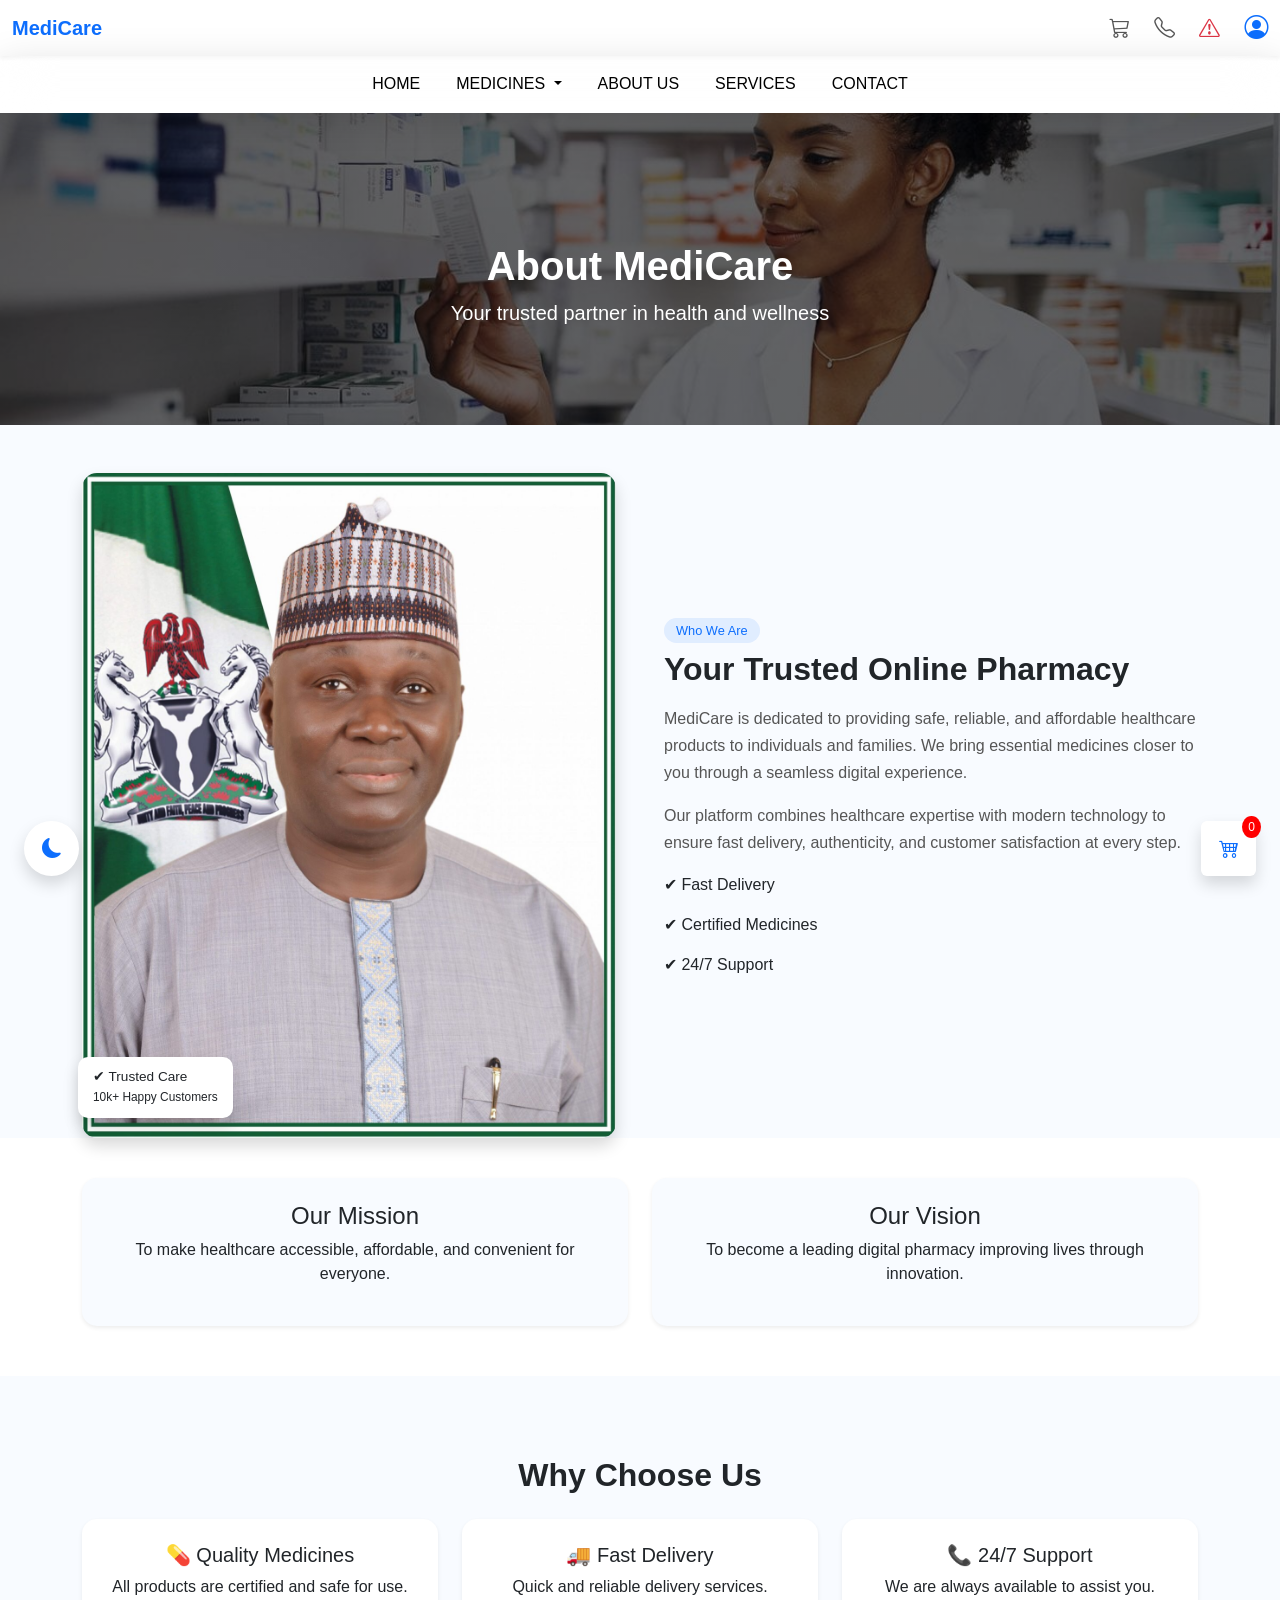
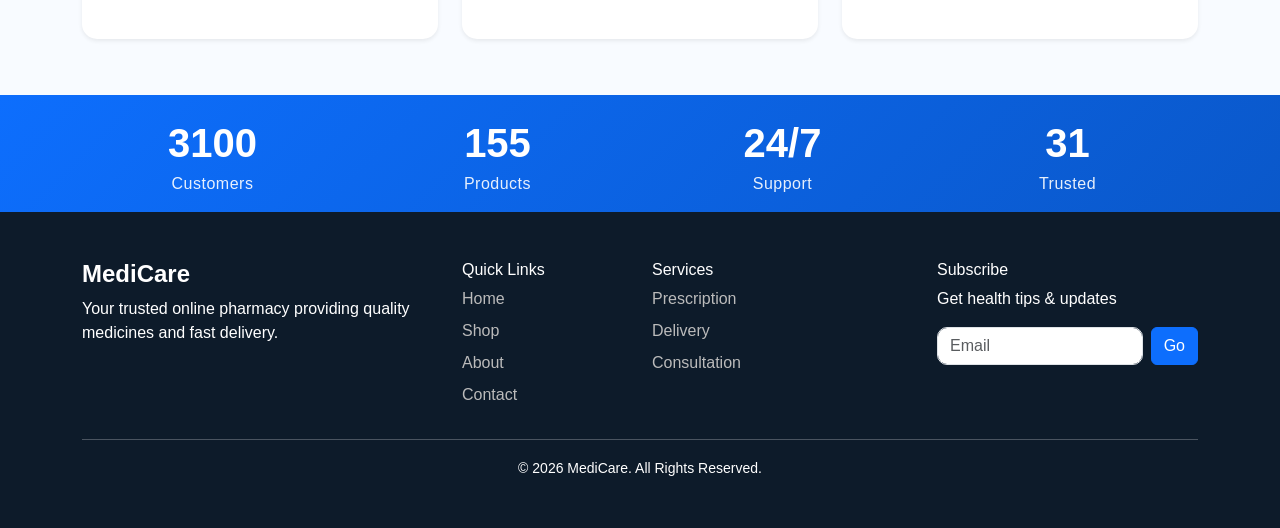
<file: about.html>
<!DOCTYPE html>
<html lang="en">
<head>
    <meta charset="UTF-8">
    <meta name="viewport" content="width=device-width, initial-scale=1.0">
<title>About Us - MediCare</title>
  <link href="https://cdn.jsdelivr.net/npm/bootstrap@5.3.3/dist/css/bootstrap.min.css" rel="stylesheet">
  <link rel="stylesheet" href="https://cdn.jsdelivr.net/npm/bootstrap-icons@1.13.1/font/bootstrap-icons.min.css">
    <link rel="stylesheet" href="about.css">
</head>
<body>
    <!-- ================= NAVBAR 1 ================= -->
<nav class="navbar navbar-expand-lg bg-white shadow-sm">
  <div class="container-fluid">

    <!-- Brand -->
    <a class="navbar-brand fw-bold text-primary" href="#">MediCare</a>

    <!-- Toggler -->
    <button class="navbar-toggler" type="button" data-bs-toggle="collapse" data-bs-target="#navbarContent">
      <span class="navbar-toggler-icon"></span>
    </button>

    <!-- Navbar Content -->
    <div class="collapse navbar-collapse" id="navbarContent">

      <!-- Push icons to right -->
      <div class="ms-auto d-flex align-items-center gap-4 icon-group">

        <i class="bi bi-cart3"></i>
        <i class="bi bi-telephone"></i>
        <i class="bi bi-exclamation-triangle text-danger"></i>

        <!-- Profile Icon (No Arrow) -->
        <div class="position-relative">
          <i class="bi bi-person-circle fs-4 text-primary" id="profileIcon"></i>

          <!-- Custom Dropdown -->
          <div class="custom-dropdown" id="profileMenu">
            <a href="#">Login</a>
            <a href="#">Sign Up</a>
            <a href="#">Logout</a>
          </div>
        </div>

      </div>
    </div>
  </div>
</nav>
<!-- ================= NAVBAR 2 ================= -->
<nav class="navbar navbar-expand-sm glass-navbar sticky-top">
  <div class="container-fluid">

    <button class="navbar-toggler" type="button" data-bs-toggle="collapse" data-bs-target="#pharmacyNav">
      <span class="navbar-toggler-icon"></span>
    </button>

    <div class="collapse navbar-collapse" id="pharmacyNav">
      <ul class="navbar-nav mx-auto text-center">

        <li class="nav-item">
          <a class="nav-link" href="index.html">HOME</a>
        </li>

        <li class="nav-item dropdown">
          <a class="nav-link dropdown-toggle" href="#" id="navbarDropdown" role="button"
            data-bs-toggle="dropdown" aria-expanded="false">
            MEDICINES
          </a>
          <ul class="dropdown-menu glass-dropdown">
            <li><a class="dropdown-item" href="devices.html">Devices</a></li>
            <li><a class="dropdown-item" href="first-aid.html">First Aid</a></li>
            <li><a class="dropdown-item" href="personal-care.html">Personal Care</a></li>
            <li><a class="dropdown-item" href="supplements.html">Supplements</a></li>
          </ul>
        </li>

        <li class="nav-item">
          <a class="nav-link" href="about.html">ABOUT US</a>
        </li>

        <li class="nav-item">
          <a class="nav-link" href="service.html">SERVICES</a>
        </li>

        <li class="nav-item">
          <a class="nav-link" href="contact.html">CONTACT</a>
        </li>

      </ul>
    </div>
  </div>
</nav>

    <!-- CART FLOAT -->
  <div class="cart-box shadow position-fixed bottom-0 end-0 m-4 bg-white p-3 rounded">
    <i class="bi bi-cart4"></i>
    <span id="cart-count">0</span>
  </div>
  <!-- DARK MODE FLOAT TOGGLE -->
<div class="theme-box shadow position-fixed bottom-0 start-0 m-4 bg-white rounded-circle">
  <i id="theme-toggle" class="bi bi-moon-fill"></i>
</div>

<!-- ===== HERO ===== -->
<section class="about-hero">
  <div class="container">
    <h1 class="fw-bold">About MediCare</h1>
    <p class="lead">Your trusted partner in health and wellness</p>
  </div>
</section>

<!-- ===== ABOUT ===== -->
<section class="about-section">
  <div class="container">

    <div class="row align-items-center g-5">

      <div class="col-md-6 position-relative">
        <img src="./image/dr.jpg" class="img-fluid about-img shadow">

        <div class="about-badge shadow">
          ✔ Trusted Care <br>
          <small>10k+ Happy Customers</small>
        </div>
      </div>

      <div class="col-md-6">

        <span class="about-tag">Who We Are</span>

        <h2 class="fw-bold mt-2">Your Trusted Online Pharmacy</h2>

        <p class="about-text mt-3">
          MediCare is dedicated to providing safe, reliable, and affordable healthcare products to individuals and families. 
          We bring essential medicines closer to you through a seamless digital experience.
        </p>

        <p class="about-text">
          Our platform combines healthcare expertise with modern technology to ensure fast delivery, authenticity, 
          and customer satisfaction at every step.
        </p>

        <div class="mt-3">
          <p>✔ Fast Delivery</p>
          <p>✔ Certified Medicines</p>
          <p>✔ 24/7 Support</p>
        </div>

      </div>

    </div>

  </div>
</section>

<!-- ===== MISSION ===== -->
<section class="mission-section text-center">
  <div class="container">

    <div class="row g-4">

      <div class="col-md-6">
        <div class="mission-box p-4 shadow-sm">
          <h4>Our Mission</h4>
          <p>
            To make healthcare accessible, affordable, and convenient for everyone.
          </p>
        </div>
      </div>

      <div class="col-md-6">
        <div class="mission-box p-4 shadow-sm">
          <h4>Our Vision</h4>
          <p>
            To become a leading digital pharmacy improving lives through innovation.
          </p>
        </div>
      </div>

    </div>

  </div>
</section>

<!-- ===== WHY ===== -->
<section class="why-section text-center">
  <div class="container">

    <h2 class="fw-bold mb-4">Why Choose Us</h2>

    <div class="row g-4">

      <div class="col-md-4">
        <div class="why-box p-4 shadow-sm">
          <h5>💊 Quality Medicines</h5>
          <p>All products are certified and safe for use.</p>
        </div>
      </div>

      <div class="col-md-4">
        <div class="why-box p-4 shadow-sm">
          <h5>🚚 Fast Delivery</h5>
          <p>Quick and reliable delivery services.</p>
        </div>
      </div>

      <div class="col-md-4">
        <div class="why-box p-4 shadow-sm">
          <h5>📞 24/7 Support</h5>
          <p>We are always available to assist you.</p>
        </div>
      </div>

    </div>

  </div>
</section>

<!-- ===== STATS ===== -->
<section class="stats-section text-center">
  <div class="container">

    <div class="row g-4">

      <div class="col-md-3">
        <h3 class="fw-bold counter" data-target="10000">0</h3>
        <p>Customers</p>
      </div>

      <div class="col-md-3">
        <h3 class="fw-bold counter" data-target="500">0</h3>
        <p>Products</p>
      </div>

      <div class="col-md-3">
        <h3 class="fw-bold">24/7</h3>
        <p>Support</p>
      </div>

      <div class="col-md-3">
        <h3 class="fw-bold counter" data-target="100">0</h3>
        <p>Trusted</p>
      </div>

    </div>

  </div>
</section>

<!-- FOOTER -->
<footer class="footer-section">

  <div class="container py-5">

    <div class="row g-4">

      <!-- BRAND -->
      <div class="col-md-4">
        <h4 class="fw-bold">MediCare</h4>
        <p>Your trusted online pharmacy providing quality medicines and fast delivery.</p>
      </div>

      <!-- LINKS -->
      <div class="col-md-2">
        <h6>Quick Links</h6>
        <ul class="footer-links">
          <li><a href="#">Home</a></li>
          <li><a href="#">Shop</a></li>
          <li><a href="#">About</a></li>
          <li><a href="#">Contact</a></li>
        </ul>
      </div>

      <!-- SERVICES -->
      <div class="col-md-3">
        <h6>Services</h6>
        <ul class="footer-links">
          <li><a href="#">Prescription</a></li>
          <li><a href="#">Delivery</a></li>
          <li><a href="#">Consultation</a></li>
        </ul>
      </div>

      <!-- NEWSLETTER -->
      <div class="col-md-3">
        <h6>Subscribe</h6>
        <p>Get health tips & updates</p>

        <div class="d-flex">
          <input type="email" class="form-control" placeholder="Email">
          <button class="btn btn-primary ms-2">Go</button>
        </div>
      </div>

    </div>

    <hr>

    <div class="text-center">
      <small>© 2026 MediCare. All Rights Reserved.</small>
    </div>

  </div>

</footer>
</body>
<script src="about.js"></script>
<script src="script.js"></script>
<!-- Bootstrap JS -->
<script src="https://cdn.jsdelivr.net/npm/bootstrap@5.3.3/dist/js/bootstrap.bundle.min.js"></script>
</html>
</file>
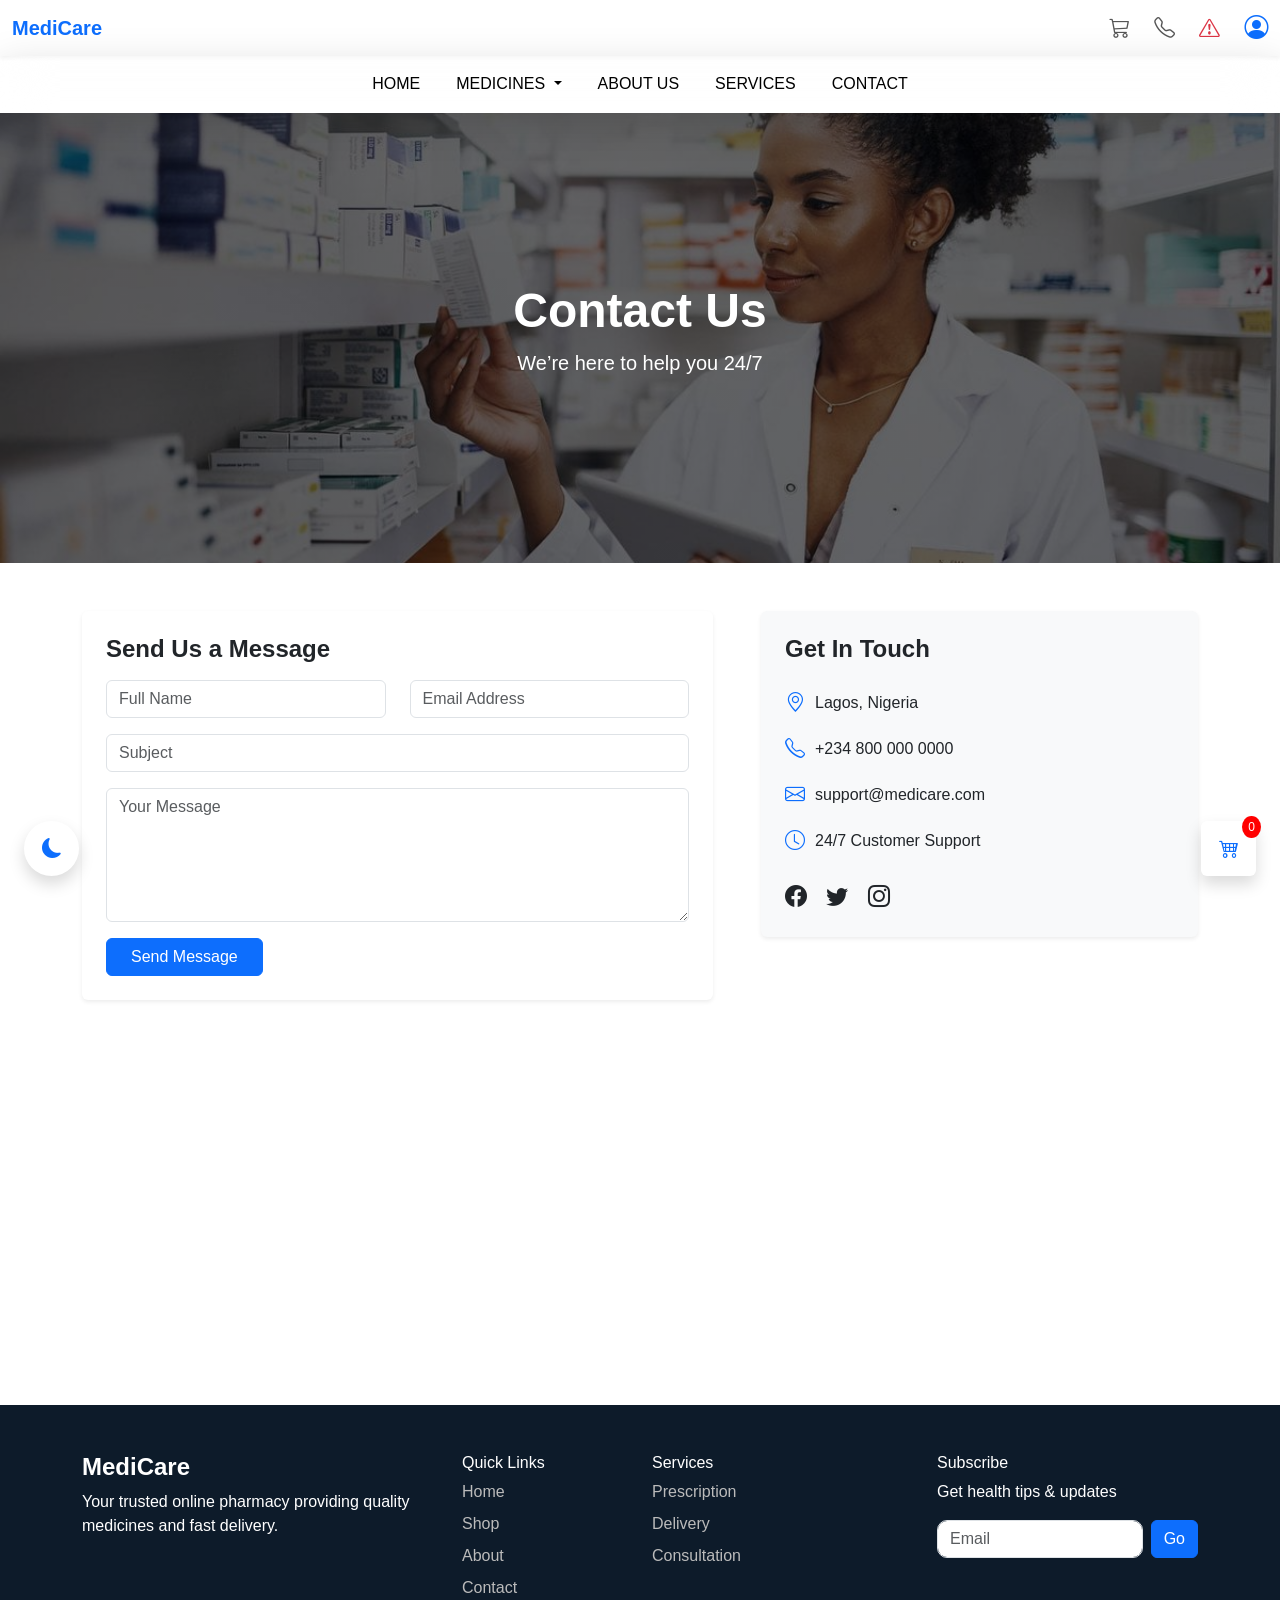
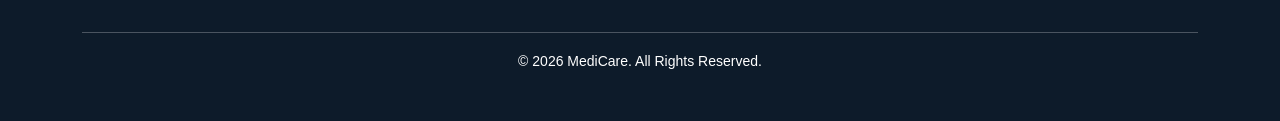
<file: contact.html>
<!DOCTYPE html>
<html lang="en">
<head>
    <meta charset="UTF-8">
    <meta name="viewport" content="width=device-width, initial-scale=1.0">
    <title>CONTACT- MEDICARE</title>
    <link href="https://cdn.jsdelivr.net/npm/bootstrap@5.3.3/dist/css/bootstrap.min.css" rel="stylesheet">
    <link rel="stylesheet" href="https://cdn.jsdelivr.net/npm/bootstrap-icons@1.13.1/font/bootstrap-icons.min.css">
    <link rel="stylesheet" href="contact.css">
</head>
<body>
    <!-- ================= NAVBAR 1 ================= -->
<nav class="navbar navbar-expand-lg bg-white shadow-sm">
  <div class="container-fluid">

    <!-- Brand -->
    <a class="navbar-brand fw-bold text-primary" href="#">MediCare</a>

    <!-- Toggler -->
    <button class="navbar-toggler" type="button" data-bs-toggle="collapse" data-bs-target="#navbarContent">
      <span class="navbar-toggler-icon"></span>
    </button>

    <!-- Navbar Content -->
    <div class="collapse navbar-collapse" id="navbarContent">

      <!-- Push icons to right -->
      <div class="ms-auto d-flex align-items-center gap-4 icon-group">

        <i class="bi bi-cart3"></i>
        <i class="bi bi-telephone"></i>
        <i class="bi bi-exclamation-triangle text-danger"></i>

        <!-- Profile Icon (No Arrow) -->
        <div class="position-relative">
          <i class="bi bi-person-circle fs-4 text-primary" id="profileIcon"></i>

          <!-- Custom Dropdown -->
          <div class="custom-dropdown" id="profileMenu">
            <a href="#">Login</a>
            <a href="#">Sign Up</a>
            <a href="#">Logout</a>
          </div>
        </div>

      </div>
    </div>
  </div>
</nav>
<!-- ================= NAVBAR 2 ================= -->
<nav class="navbar navbar-expand-sm glass-navbar sticky-top">
  <div class="container-fluid">

    <button class="navbar-toggler" type="button" data-bs-toggle="collapse" data-bs-target="#pharmacyNav">
      <span class="navbar-toggler-icon"></span>
    </button>

    <div class="collapse navbar-collapse" id="pharmacyNav">
      <ul class="navbar-nav mx-auto text-center">

        <li class="nav-item">
          <a class="nav-link" href="index.html">HOME</a>
        </li>

        <li class="nav-item dropdown">
          <a class="nav-link dropdown-toggle" href="#" id="navbarDropdown" role="button"
            data-bs-toggle="dropdown" aria-expanded="false">
            MEDICINES
          </a>
          <ul class="dropdown-menu glass-dropdown">
            <li><a class="dropdown-item" href="devices.html">Devices</a></li>
            <li><a class="dropdown-item" href="first-aid.html">First Aid</a></li>
            <li><a class="dropdown-item" href="personal-care.html">Personal Care</a></li>
            <li><a class="dropdown-item" href="supplements.html">Supplements</a></li>
          </ul>
        </li>

        <li class="nav-item">
          <a class="nav-link" href="about.html">ABOUT US</a>
        </li>

        <li class="nav-item">
          <a class="nav-link" href="service.html">SERVICES</a>
        </li>

        <li class="nav-item">
          <a class="nav-link" href="contact.html">CONTACT</a>
        </li>

      </ul>
    </div>
  </div>
</nav>
    <!-- CART FLOAT -->
  <div class="cart-box shadow position-fixed bottom-0 end-0 m-4 bg-white p-3 rounded">
    <i class="bi bi-cart4"></i>
    <span id="cart-count">0</span>
  </div>
  <!-- DARK MODE FLOAT TOGGLE -->
<div class="theme-box shadow position-fixed bottom-0 start-0 m-4 bg-white rounded-circle">
  <i id="theme-toggle" class="bi bi-moon-fill"></i>
</div>
<!-- ================= CONTACT HERO ================= -->
<section class="contact-hero text-center text-white d-flex align-items-center">
  <div class="container">
    <h1 class="fw-bold display-5">Contact Us</h1>
    <p class="lead">We’re here to help you 24/7</p>
  </div>
</section>

<!-- ================= CONTACT SECTION ================= -->
<section class="contact-section py-5">
  <div class="container">

    <div class="row g-5">

      <!-- CONTACT FORM -->
      <div class="col-md-7">
        <div class="contact-form shadow-sm p-4 rounded">

          <h4 class="fw-bold mb-3">Send Us a Message</h4>

          <form>
            <div class="row">
              <div class="col-md-6 mb-3">
                <input type="text" class="form-control" placeholder="Full Name" required>
              </div>

              <div class="col-md-6 mb-3">
                <input type="email" class="form-control" placeholder="Email Address" required>
              </div>
            </div>

            <div class="mb-3">
              <input type="text" class="form-control" placeholder="Subject">
            </div>

            <div class="mb-3">
              <textarea class="form-control" rows="5" placeholder="Your Message"></textarea>
            </div>

            <button class="btn btn-primary px-4">Send Message</button>
          </form>

        </div>
      </div>

      <!-- CONTACT INFO -->
      <div class="col-md-5">
        <div class="contact-info p-4 rounded shadow-sm">

          <h4 class="fw-bold mb-4">Get In Touch</h4>

          <div class="d-flex align-items-center mb-3">
            <i class="bi bi-geo-alt contact-icon"></i>
            <span>Lagos, Nigeria</span>
          </div>

          <div class="d-flex align-items-center mb-3">
            <i class="bi bi-telephone contact-icon"></i>
            <span>+234 800 000 0000</span>
          </div>

          <div class="d-flex align-items-center mb-3">
            <i class="bi bi-envelope contact-icon"></i>
            <span>support@medicare.com</span>
          </div>

          <div class="d-flex align-items-center mb-3">
            <i class="bi bi-clock contact-icon"></i>
            <span>24/7 Customer Support</span>
          </div>

          <!-- SOCIALS -->
          <div class="mt-4">
            <i class="bi bi-facebook social-icon"></i>
            <i class="bi bi-twitter social-icon"></i>
            <i class="bi bi-instagram social-icon"></i>
          </div>

        </div>
      </div>

    </div>

  </div>
</section>

<!-- ================= MAP ================= -->
<section class="map-section">
  <iframe src="https://maps.google.com/maps?q=lagos&t=&z=13&ie=UTF8&iwloc=&output=embed"
    width="100%" height="350" style="border:0;"></iframe>
</section>

<!-- FOOTER -->
<footer class="footer-section">

  <div class="container py-5">

    <div class="row g-4">

      <!-- BRAND -->
      <div class="col-md-4">
        <h4 class="fw-bold">MediCare</h4>
        <p>Your trusted online pharmacy providing quality medicines and fast delivery.</p>
      </div>

      <!-- LINKS -->
      <div class="col-md-2">
        <h6>Quick Links</h6>
        <ul class="footer-links">
          <li><a href="#">Home</a></li>
          <li><a href="#">Shop</a></li>
          <li><a href="#">About</a></li>
          <li><a href="#">Contact</a></li>
        </ul>
      </div>

      <!-- SERVICES -->
      <div class="col-md-3">
        <h6>Services</h6>
        <ul class="footer-links">
          <li><a href="#">Prescription</a></li>
          <li><a href="#">Delivery</a></li>
          <li><a href="#">Consultation</a></li>
        </ul>
      </div>

      <!-- NEWSLETTER -->
      <div class="col-md-3">
        <h6>Subscribe</h6>
        <p>Get health tips & updates</p>

        <div class="d-flex">
          <input type="email" class="form-control" placeholder="Email">
          <button class="btn btn-primary ms-2">Go</button>
        </div>
      </div>

    </div>

    <hr>

    <div class="text-center">
      <small>© 2026 MediCare. All Rights Reserved.</small>
    </div>

  </div>

</footer>
</body>
<script src="https://cdn.jsdelivr.net/npm/bootstrap@5.3.3/dist/js/bootstrap.bundle.min.js"></script>
<script src="script.js"></script>
</html>
</file>
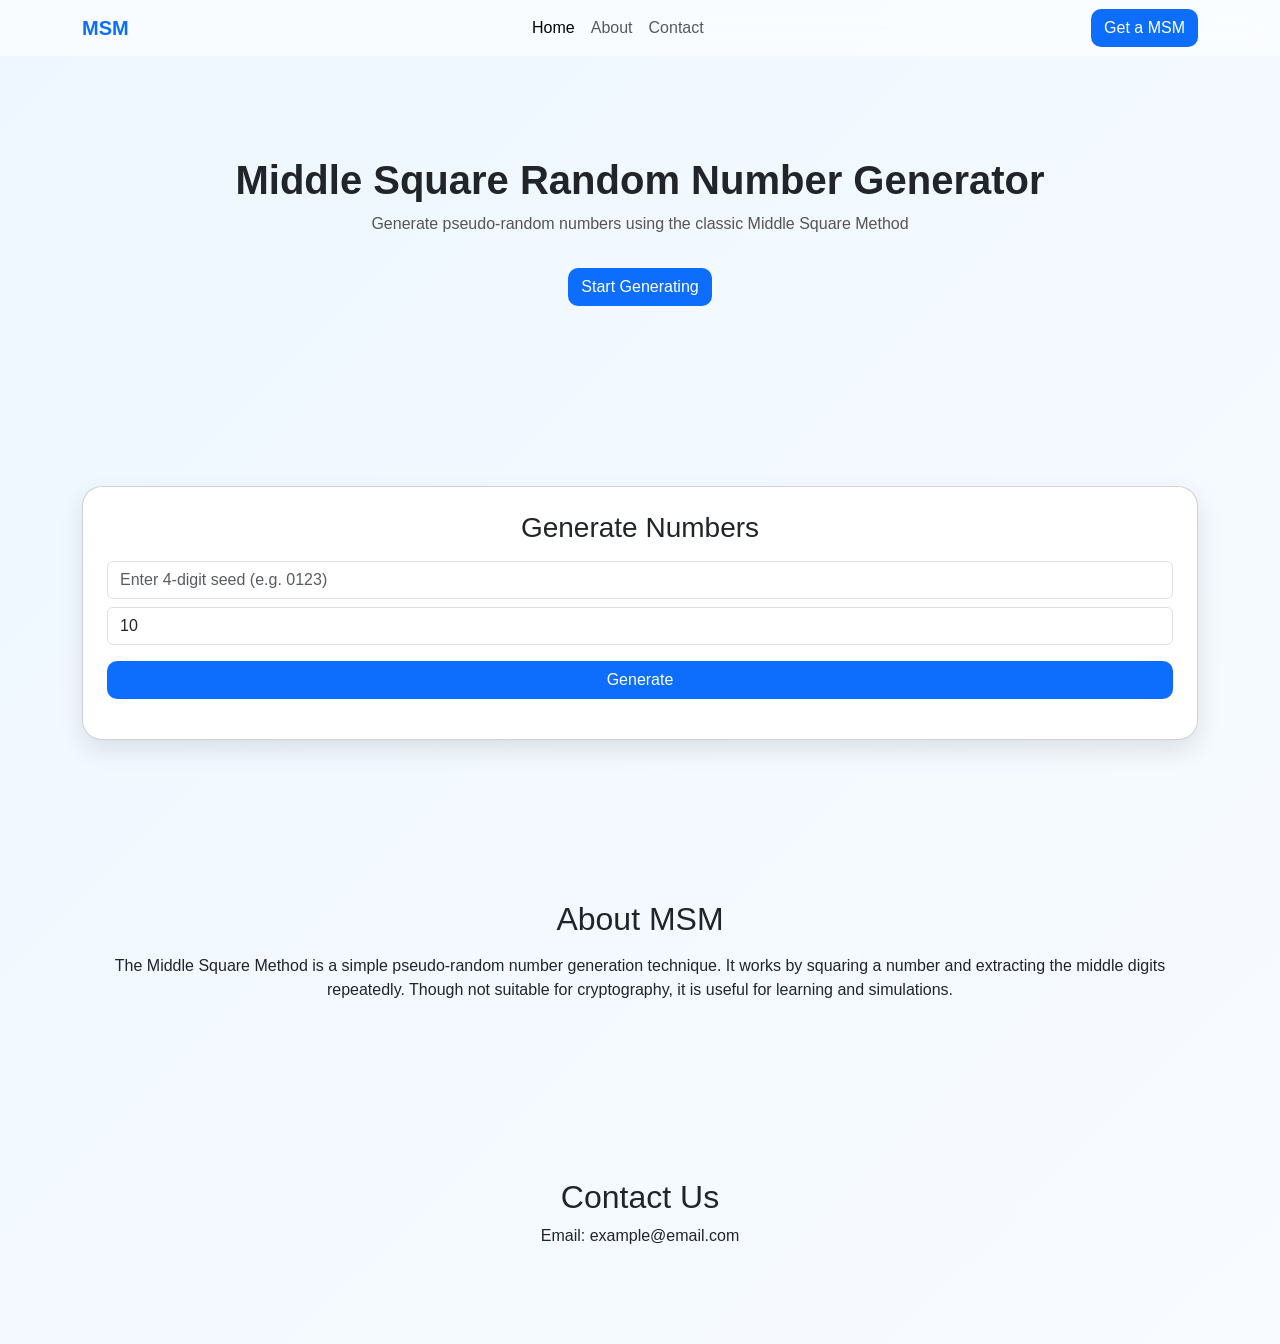
<file: efu.html>
<!DOCTYPE html>
<html lang="en">
<head>
<meta charset="UTF-8">
<meta name="viewport" content="width=device-width, initial-scale=1.0">
<title>MSM Generator</title>

<link href="https://cdn.jsdelivr.net/npm/bootstrap@5.3.3/dist/css/bootstrap.min.css" rel="stylesheet">

<style>
body {
    font-family: 'Segoe UI', sans-serif;
    background: linear-gradient(135deg, #eef7ff, #f8fbff);
}

/* NAVBAR */
.navbar {
    backdrop-filter: blur(12px);
    background: rgba(255,255,255,0.6);
}

/* HERO */
.hero {
    padding: 100px 20px;
    text-align: center;
}

.hero h1 {
    font-size: 2.5rem;
    font-weight: bold;
}

.hero p {
    color: #555;
}

.btn-main {
    background: #0d6efd;
    color: white;
    border-radius: 10px;
}

/* CARD */
.card-custom {
    border-radius: 20px;
    box-shadow: 0 10px 25px rgba(0,0,0,0.1);
}

/* TABLE SCROLL */
.table-container {
    max-height: 300px;
    overflow-y: auto;
}

/* SECTION SPACING */
section {
    padding: 80px 20px;
}
</style>
</head>

<body>

<!-- NAVBAR -->
<nav class="navbar navbar-expand-lg sticky-top">
<div class="container">
    <a class="navbar-brand fw-bold text-primary">MSM</a>

    <button class="navbar-toggler" data-bs-toggle="collapse" data-bs-target="#nav">
        <span class="navbar-toggler-icon"></span>
    </button>

    <div class="collapse navbar-collapse" id="nav">
        <ul class="navbar-nav mx-auto">
            <li class="nav-item"><a class="nav-link active" href="#home">Home</a></li>
            <li class="nav-item"><a class="nav-link" href="#about">About</a></li>
            <li class="nav-item"><a class="nav-link" href="#contact">Contact</a></li>
        </ul>
        <a href="#msm" class="btn btn-main">Get a MSM</a>
    </div>
</div>
</nav>

<!-- HERO -->
<section id="home" class="hero">
    <h1>Middle Square Random Number Generator</h1>
    <p>Generate pseudo-random numbers using the classic Middle Square Method</p>
    <a href="#msm" class="btn btn-main mt-3">Start Generating</a>
</section>

<!-- MSM GENERATOR -->
<section id="msm">
<div class="container">
    <div class="card card-custom p-4">

        <h3 class="text-center mb-3">Generate Numbers</h3>

        <input type="text" id="seed" class="form-control mb-2" placeholder="Enter 4-digit seed (e.g. 0123)">
        <input type="number" id="count" class="form-control mb-3" value="10">

        <button class="btn btn-main w-100" onclick="generate()">Generate</button>

        <div class="table-container mt-3">
            <div id="output"></div>
        </div>

    </div>
</div>
</section>

<!-- ABOUT -->
<section id="about">
<div class="container text-center">
    <h2>About MSM</h2>
    <p class="mt-3">
        The Middle Square Method is a simple pseudo-random number generation technique.
        It works by squaring a number and extracting the middle digits repeatedly.
        Though not suitable for cryptography, it is useful for learning and simulations.
    </p>
</div>
</section>

<!-- CONTACT -->
<section id="contact">
<div class="container text-center">
    <h2>Contact Us</h2>
    <p>Email: example@email.com</p>
</div>
</section>

<script src="https://cdn.jsdelivr.net/npm/bootstrap@5.3.3/dist/js/bootstrap.bundle.min.js"></script>

<script>
function generate() {
    let seed = document.getElementById("seed").value.trim();
    let count = parseInt(document.getElementById("count").value);
    let output = document.getElementById("output");

    if (!/^\d{4}$/.test(seed)) {
        output.innerHTML = "<div class='text-danger'>Seed must be exactly 4 digits.</div>";
        return;
    }

    let current = seed;

    let table = `
    <table class="table table-bordered text-center">
        <thead>
            <tr>
                <th>Step</th>
                <th>Seed</th>
                <th>Square</th>
                <th>Next</th>
            </tr>
        </thead>
        <tbody>
    `;

    for (let i = 0; i < count; i++) {
        let squared = (parseInt(current) ** 2).toString().padStart(8, '0');
        let next = squared.substring(2, 6);

        table += `
            <tr>
                <td>${i + 1}</td>
                <td>${current}</td>
                <td>${squared}</td>
                <td>${next}</td>
            </tr>
        `;

        current = next;
    }

    table += "</tbody></table>";
    output.innerHTML = table;
}

/* Active link highlight on scroll */
window.addEventListener("scroll", () => {
    let sections = document.querySelectorAll("section");
    let navLinks = document.querySelectorAll(".nav-link");

    sections.forEach(section => {
        let top = window.scrollY;
        let offset = section.offsetTop - 100;
        let height = section.offsetHeight;
        let id = section.getAttribute("id");

        if (top >= offset && top < offset + height) {
            navLinks.forEach(link => {
                link.classList.remove("active");
                document.querySelector(`.nav-link[href="#${id}"]`)?.classList.add("active");
            });
        }
    });
});
</script>

</body>
</html>
</file>
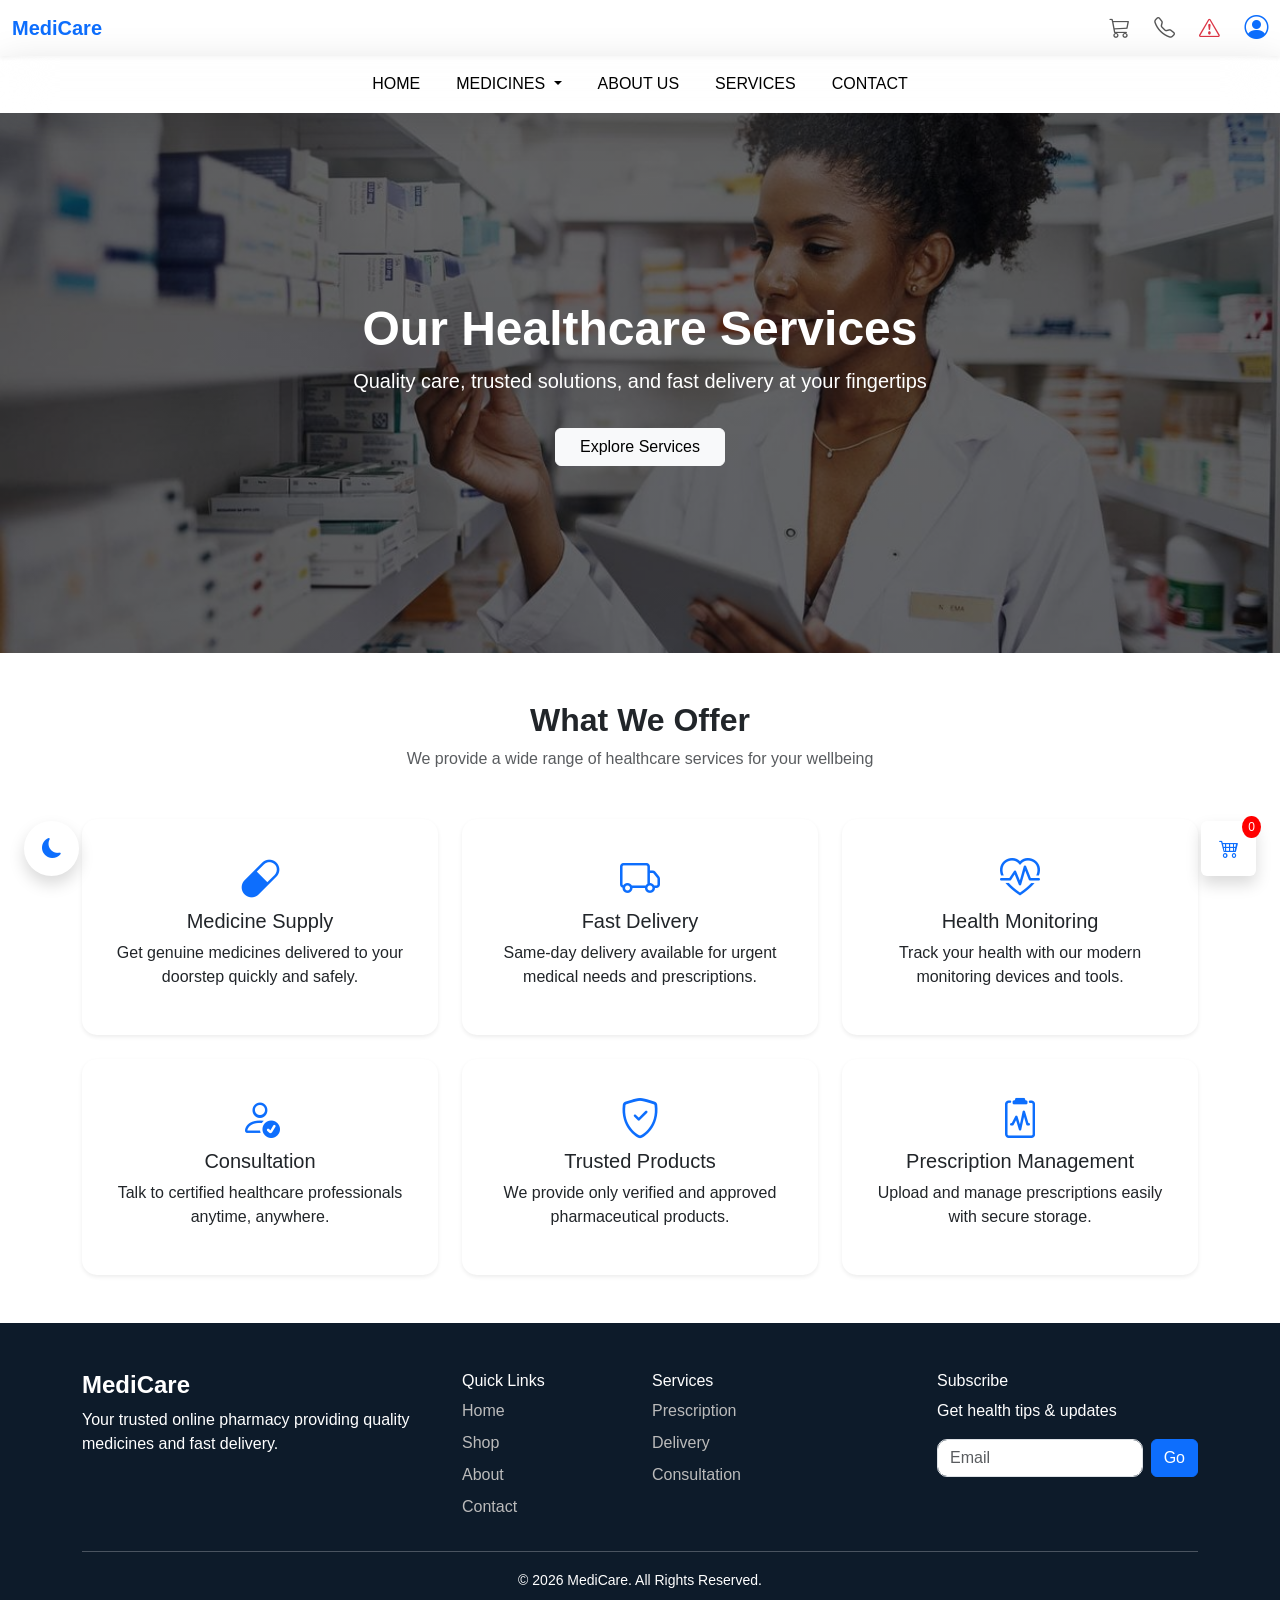
<file: service.html>
<!DOCTYPE html>
<html lang="en">
<head>
    <meta charset="UTF-8">
    <meta name="viewport" content="width=device-width, initial-scale=1.0">
    <title>Document</title>
    <link href="https://cdn.jsdelivr.net/npm/bootstrap@5.3.3/dist/css/bootstrap.min.css" rel="stylesheet">
    <link rel="stylesheet" href="https://cdn.jsdelivr.net/npm/bootstrap-icons@1.13.1/font/bootstrap-icons.min.css">
    <link rel="stylesheet" href="service.css">
</head>
<body>
        <!-- ================= NAVBAR 1 ================= -->
<nav class="navbar navbar-expand-lg bg-white shadow-sm">
  <div class="container-fluid">

    <!-- Brand -->
    <a class="navbar-brand fw-bold text-primary" href="#">MediCare</a>

    <!-- Toggler -->
    <button class="navbar-toggler" type="button" data-bs-toggle="collapse" data-bs-target="#navbarContent">
      <span class="navbar-toggler-icon"></span>
    </button>

    <!-- Navbar Content -->
    <div class="collapse navbar-collapse" id="navbarContent">

      <!-- Push icons to right -->
      <div class="ms-auto d-flex align-items-center gap-4 icon-group">

        <i class="bi bi-cart3"></i>
        <i class="bi bi-telephone"></i>
        <i class="bi bi-exclamation-triangle text-danger"></i>

        <!-- Profile Icon (No Arrow) -->
        <div class="position-relative">
          <i class="bi bi-person-circle fs-4 text-primary" id="profileIcon"></i>

          <!-- Custom Dropdown -->
          <div class="custom-dropdown" id="profileMenu">
            <a href="#">Login</a>
            <a href="#">Sign Up</a>
            <a href="#">Logout</a>
          </div>
        </div>

      </div>
    </div>
  </div>
</nav>
<!-- ================= NAVBAR 2 ================= -->
<nav class="navbar navbar-expand-sm glass-navbar sticky-top">
  <div class="container-fluid">

    <button class="navbar-toggler" type="button" data-bs-toggle="collapse" data-bs-target="#pharmacyNav">
      <span class="navbar-toggler-icon"></span>
    </button>

    <div class="collapse navbar-collapse" id="pharmacyNav">
      <ul class="navbar-nav mx-auto text-center">

        <li class="nav-item">
          <a class="nav-link" href="index.html">HOME</a>
        </li>

        <li class="nav-item dropdown">
          <a class="nav-link dropdown-toggle" href="#" id="navbarDropdown" role="button"
            data-bs-toggle="dropdown" aria-expanded="false">
            MEDICINES
          </a>
          <ul class="dropdown-menu glass-dropdown">
            <li><a class="dropdown-item" href="#">Devices</a></li>
            <li><a class="dropdown-item" href="#">First Aid</a></li>
            <li><a class="dropdown-item" href="#">Personal Care</a></li>
            <li><a class="dropdown-item" href="#">Supplements</a></li>
          </ul>
        </li>

        <li class="nav-item">
          <a class="nav-link" href="about.html">ABOUT US</a>
        </li>

        <li class="nav-item">
          <a class="nav-link" href="service.html">SERVICES</a>
        </li>

        <li class="nav-item">
          <a class="nav-link" href="contact.html">CONTACT</a>
        </li>

      </ul>
    </div>
  </div>
</nav>

    <!-- CART FLOAT -->
  <div class="cart-box shadow position-fixed bottom-0 end-0 m-4 bg-white p-3 rounded">
    <i class="bi bi-cart4"></i>
    <span id="cart-count">0</span>
  </div>
  <!-- DARK MODE FLOAT TOGGLE -->
<div class="theme-box shadow position-fixed bottom-0 start-0 m-4 bg-white rounded-circle">
  <i id="theme-toggle" class="bi bi-moon-fill"></i>
</div>
<!-- ================= HERO SECTION ================= -->
<section class="service-hero text-center text-white d-flex align-items-center">
  <div class="container">
    <h1 class="fw-bold display-5">Our Healthcare Services</h1>
    <p class="lead">Quality care, trusted solutions, and fast delivery at your fingertips</p>
    <a href="#services" class="btn btn-light mt-3 px-4">Explore Services</a>
  </div>
</section>

<!-- ================= SERVICES ================= -->
<section id="services" class="py-5">
  <div class="container">

    <div class="text-center mb-5">
      <h2 class="fw-bold">What We Offer</h2>
      <p class="text-muted">We provide a wide range of healthcare services for your wellbeing</p>
    </div>

    <div class="row g-4">

      <!-- Service 1 -->
      <div class="col-md-4">
        <div class="service-card shadow-sm">
          <i class="bi bi-capsule service-icon"></i>
          <h5>Medicine Supply</h5>
          <p>Get genuine medicines delivered to your doorstep quickly and safely.</p>
        </div>
      </div>

      <!-- Service 2 -->
      <div class="col-md-4">
        <div class="service-card shadow-sm">
          <i class="bi bi-truck service-icon"></i>
          <h5>Fast Delivery</h5>
          <p>Same-day delivery available for urgent medical needs and prescriptions.</p>
        </div>
      </div>

      <!-- Service 3 -->
      <div class="col-md-4">
        <div class="service-card shadow-sm">
          <i class="bi bi-heart-pulse service-icon"></i>
          <h5>Health Monitoring</h5>
          <p>Track your health with our modern monitoring devices and tools.</p>
        </div>
      </div>

      <!-- Service 4 -->
      <div class="col-md-4">
        <div class="service-card shadow-sm">
          <i class="bi bi-person-check service-icon"></i>
          <h5>Consultation</h5>
          <p>Talk to certified healthcare professionals anytime, anywhere.</p>
        </div>
      </div>

      <!-- Service 5 -->
      <div class="col-md-4">
        <div class="service-card shadow-sm">
          <i class="bi bi-shield-check service-icon"></i>
          <h5>Trusted Products</h5>
          <p>We provide only verified and approved pharmaceutical products.</p>
        </div>
      </div>

      <!-- Service 6 -->
      <div class="col-md-4">
        <div class="service-card shadow-sm">
          <i class="bi bi-clipboard2-pulse service-icon"></i>
          <h5>Prescription Management</h5>
          <p>Upload and manage prescriptions easily with secure storage.</p>
        </div>
      </div>

    </div>
  </div>
</section>

<!-- FOOTER -->
<footer class="footer-section">

  <div class="container py-5">

    <div class="row g-4">

      <!-- BRAND -->
      <div class="col-md-4">
        <h4 class="fw-bold">MediCare</h4>
        <p>Your trusted online pharmacy providing quality medicines and fast delivery.</p>
      </div>

      <!-- LINKS -->
      <div class="col-md-2">
        <h6>Quick Links</h6>
        <ul class="footer-links">
          <li><a href="#">Home</a></li>
          <li><a href="#">Shop</a></li>
          <li><a href="#">About</a></li>
          <li><a href="#">Contact</a></li>
        </ul>
      </div>

      <!-- SERVICES -->
      <div class="col-md-3">
        <h6>Services</h6>
        <ul class="footer-links">
          <li><a href="#">Prescription</a></li>
          <li><a href="#">Delivery</a></li>
          <li><a href="#">Consultation</a></li>
        </ul>
      </div>

      <!-- NEWSLETTER -->
      <div class="col-md-3">
        <h6>Subscribe</h6>
        <p>Get health tips & updates</p>

        <div class="d-flex">
          <input type="email" class="form-control" placeholder="Email">
          <button class="btn btn-primary ms-2">Go</button>
        </div>
      </div>

    </div>

    <hr>

    <div class="text-center">
      <small>© 2026 MediCare. All Rights Reserved.</small>
    </div>

  </div>

</footer>


</body>
<script src="script.js"></script>
<!-- Bootstrap JS -->
<script src="https://cdn.jsdelivr.net/npm/bootstrap@5.3.3/dist/js/bootstrap.bundle.min.js"></script>
</html>
</file>
<file: about.css>
body {
    font-family: 'Segoe UI', Tahoma, Geneva, Verdana, sans-serif;
    margin: 0;
    padding: 0;
 background: linear-gradient(135deg, #f8fbff, #eefbff 0.4);
    min-height: 100vh;
}

/* Align icons properly */
.icon-group {
    display: flex;
    align-items: center;
}

/* Icon styling */
.icon-group i {
    font-size: 1.3rem;
    color: #555;
    cursor: pointer;
    transition: all 0.3s ease;
}

.icon-group i:hover {
    color: #0d6efd;
    transform: translateY(-2px);
}

/* Custom Dropdown */
.custom-dropdown {
    position: absolute;
    top: 120%;
    right: 0;
    background: #fff;
    border-radius: 10px;
    box-shadow: 0 10px 25px rgba(0, 0, 0, 0.1);
    width: 150px;
    padding: 10px 0;
    display: none;
    animation: fadeIn 0.3s ease;
    z-index: 1001;
}

/* Dropdown links */
.custom-dropdown a {
    display: block;
    padding: 10px 20px;
    color: #333;
    text-decoration: none;
    transition: 0.2s;
    z-index: 1001;
}

.custom-dropdown a:hover {
    background: #0d6efd;
    color: #fff;
    padding-left: 25px;
    z-index: 1001;
}

/* Animation */
@keyframes fadeIn {
    from {
        opacity: 0;
        transform: translateY(10px);
    }

    to {
        opacity: 1;
        transform: translateY(0);
    }
}

/* ===== Glass Navbar ===== */
.glass-navbar {
    background: rgba(255, 255, 255, 0.12);
    backdrop-filter: blur(25px);
    -webkit-backdrop-filter: blur(25px);
    color: black;
    border-bottom: 1px solid rgba(255, 255, 255, 0.25);
    box-shadow: 0 10px 40px rgba(0, 0, 0, 0.15);
    position: sticky;
    top: 0;
    width: 100%;
    z-index: 1000;
}

/* Nav links styling */
.glass-navbar .nav-link {
    color: #000;
    font-weight: 500;
    margin: 0 10px;
    transition: 0.3s;
}

.glass-navbar .nav-link:hover {
    color: #00e6e6;
    transform: translateY(-2px);
}

/* Dropdown glass effect */
.glass-dropdown {
    background: rgba(255, 255, 255, 0.15);
    backdrop-filter: blur(15px);
    -webkit-backdrop-filter: blur(15px);
    border: 1px solid rgba(255, 255, 255, 0.2);
}

.glass-dropdown .dropdown-item {
    color: #fff;
}

.glass-dropdown .dropdown-item:hover {
    background: rgba(255, 255, 255, 0.2);
    color: #00e6e6;
}

/* HERO */
.hero-section {
    height: 80vh;
    width: 100%;
    background-size: cover;
    background-position: center;
    display: flex;
    align-items: center;
    padding-left: 50px;
    position: relative;
    transition: background-image 1s ease-in-out;
}

.hero-section::before {
    content: "";
    position: absolute;
    inset: 0;
    background: rgba(0, 0, 0, 0.5);
}

.hero-section .container {
    position: relative;
    z-index: 2;
}

/* Fade */
#hero-title,
#hero-text {
    transition: 0.5s;
}

.fade-out {
    opacity: 0;
    transform: translateY(10px);
}

/* Mobile */
@media (max-width: 768px) {
    .hero-section {
        padding-left: 20px;
        text-align: center;
    }
}

.cart-box,
.theme-box {
    width: 55px;
    height: 55px;
    display: flex;
    align-items: center;
    justify-content: center;
    cursor: pointer;
    font-size: 20px;
    color: #0d6efd;
    transition: 0.3s;
    z-index: 9999;
}

.cart-box:hover,
.theme-box:hover {
    transform: scale(1.1);
}

#cart-count {
    position: absolute;
    top: -5px;
    right: -5px;
    background: red;
    color: white;
    font-size: 12px;
    padding: 2px 6px;
    border-radius: 50%;
}

/* DARK MODE */
body.dark-mode {
    background: #121212 !important;
    color: #ffffff !important;
}

/* FORCE ALL COMMON CONTAINERS */
body.dark-mode .navbar,
body.dark-mode .card,
body.dark-mode .news-section,
body.dark-mode .testimonial-section,
body.dark-mode .container,
body.dark-mode section {
    background: #1e1e1e !important;
    color: #ffffff !important;
}

/* FORCE BOOTSTRAP BACKGROUNDS */
body.dark-mode .bg-light {
    background: #1e1e1e !important;
}

body.dark-mode .bg-white {
    background: #1e1e1e !important;
}

/* NAV LINKS */
body.dark-mode .nav-link {
    color: #ffffff !important;
}

/* GLASS NAVBAR DARK MODE FIX */
body.dark-mode .glass-navbar {
    background: rgba(20, 20, 20, 0.6) !important;
    backdrop-filter: blur(20px);
    -webkit-backdrop-filter: blur(20px);
    border-bottom: 1px solid rgba(255,255,255,0.1);
}

/* ===== HERO ===== */
.about-hero {
  height: 40vh;
  background: linear-gradient(rgba(0,0,0,0.6), rgba(0,0,0,0.6)),
              url('./image/bg.jpg') center/cover;
  color: #fff;
  display: flex;
  align-items: center;
  text-align: center;
}

/* ===== ABOUT ===== */
.about-section {
  background: #f8fbff;
}

.about-tag {
  background: rgba(13,110,253,0.1);
  color: #0d6efd;
  padding: 5px 12px;
  border-radius: 20px;
  font-size: 0.8rem;
}

.about-img {
  border-radius: 15px;
  transition: 0.4s;
}

.about-img:hover {
  transform: scale(1.05);
}

.about-badge {
  position: absolute;
  bottom: 20px;
  left: 20px;
  background: #fff;
  padding: 10px 15px;
  border-radius: 10px;
  font-size: 0.85rem;
}

.about-text {
  color: #555;
  line-height: 1.7;
}

/* ===== MISSION ===== */
.mission-section {
  background: #fff;
  margin: 40px 0;
}

.mission-box {
  border-radius: 15px;
  background: #f8fbff;
}

/* ===== WHY ===== */
.why-section {
  padding: 80px 0;
  margin: 50px 0 0 0;
  /* width: 100%; */
  background: #f8fbff;
}

.why-box {
  border-radius: 15px;
  background: #fff;
  transition: 0.3s;
}

.why-box:hover {
  transform: translateY(-5px);
}

/* ===== STATS ===== */
.stats-section {
  background: linear-gradient(135deg, #0d6efd, #0a58ca);
  color: #fff;
}

.stats-section h3 {
  font-size: 2.5rem;
  margin-bottom: 5px;
  transition: 0.3s;
}

.stats-section p {
  opacity: 0.9;
  letter-spacing: 0.5px;
}

/* hover effect */
.stats-section .col-md-3:hover h3 {
  transform: scale(1.1);
}

/* animation start hidden */
.counter {
  opacity: 0;
  transform: translateY(20px);
}

.counter.show {
  opacity: 1;
  transform: translateY(0);
  transition: 0.5s;
}
/* ===== FOOTER ===== */
.footer-section {
  background: #0d1b2a;
  color: #fff;
}

.footer-links {
  list-style: none;
  padding: 0;
}

.footer-links li {
  margin-bottom: 8px;
}

.footer-links a {
  color: #bbb;
  text-decoration: none;
  transition: 0.3s;
}

.footer-links a:hover {
  color: #fff;
}

/* input */
.footer-section input {
  border-radius: 10px;
}
</file>
<file: contact.css>
body {
    font-family: 'Segoe UI', Tahoma, Geneva, Verdana, sans-serif;
    margin: 0;
    padding: 0;
 background: linear-gradient(135deg, #f8fbff, #eefbff 0.4);
    min-height: 100vh;
}

/* Align icons properly */
.icon-group {
    display: flex;
    align-items: center;
}

/* Icon styling */
.icon-group i {
    font-size: 1.3rem;
    color: #555;
    cursor: pointer;
    transition: all 0.3s ease;
}

.icon-group i:hover {
    color: #0d6efd;
    transform: translateY(-2px);
}

/* Custom Dropdown */
.custom-dropdown {
    position: absolute;
    top: 120%;
    right: 0;
    background: #fff;
    border-radius: 10px;
    box-shadow: 0 10px 25px rgba(0, 0, 0, 0.1);
    width: 150px;
    padding: 10px 0;
    display: none;
    animation: fadeIn 0.3s ease;
    z-index: 1001;
}

/* Dropdown links */
.custom-dropdown a {
    display: block;
    padding: 10px 20px;
    color: #333;
    text-decoration: none;
    transition: 0.2s;
    z-index: 1001;
}

.custom-dropdown a:hover {
    background: #0d6efd;
    color: #fff;
    padding-left: 25px;
    z-index: 1001;
}

/* Animation */
@keyframes fadeIn {
    from {
        opacity: 0;
        transform: translateY(10px);
    }

    to {
        opacity: 1;
        transform: translateY(0);
    }
}

/* ===== Glass Navbar ===== */
.glass-navbar {
    background: rgba(255, 255, 255, 0.12);
    backdrop-filter: blur(25px);
    -webkit-backdrop-filter: blur(25px);
    color: black;
    border-bottom: 1px solid rgba(255, 255, 255, 0.25);
    box-shadow: 0 10px 40px rgba(0, 0, 0, 0.15);
    position: sticky;
    top: 0;
    width: 100%;
    z-index: 1000;
}

/* Nav links styling */
.glass-navbar .nav-link {
    color: #000;
    font-weight: 500;
    margin: 0 10px;
    transition: 0.3s;
}

.glass-navbar .nav-link:hover {
    color: #00e6e6;
    transform: translateY(-2px);
}

/* Dropdown glass effect */
.glass-dropdown {
    background: rgba(255, 255, 255, 0.15);
    backdrop-filter: blur(15px);
    -webkit-backdrop-filter: blur(15px);
    border: 1px solid rgba(255, 255, 255, 0.2);
}

.glass-dropdown .dropdown-item {
    color: #fff;
}

.glass-dropdown .dropdown-item:hover {
    background: rgba(255, 255, 255, 0.2);
    color: #00e6e6;
}

/* HERO */
.hero-section {
    height: 80vh;
    width: 100%;
    background-size: cover;
    background-position: center;
    display: flex;
    align-items: center;
    padding-left: 50px;
    position: relative;
    transition: background-image 1s ease-in-out;
}

.hero-section::before {
    content: "";
    position: absolute;
    inset: 0;
    background: rgba(0, 0, 0, 0.5);
}

.hero-section .container {
    position: relative;
    z-index: 2;
}

/* Fade */
#hero-title,
#hero-text {
    transition: 0.5s;
}

.fade-out {
    opacity: 0;
    transform: translateY(10px);
}

/* Mobile */
@media (max-width: 768px) {
    .hero-section {
        padding-left: 20px;
        text-align: center;
    }
}

.cart-box,
.theme-box {
    width: 55px;
    height: 55px;
    display: flex;
    align-items: center;
    justify-content: center;
    cursor: pointer;
    font-size: 20px;
    color: #0d6efd;
    transition: 0.3s;
    z-index: 9999;
}

.cart-box:hover,
.theme-box:hover {
    transform: scale(1.1);
}

#cart-count {
    position: absolute;
    top: -5px;
    right: -5px;
    background: red;
    color: white;
    font-size: 12px;
    padding: 2px 6px;
    border-radius: 50%;
}

/* DARK MODE */
body.dark-mode {
    background: #121212 !important;
    color: #ffffff !important;
}

/* FORCE ALL COMMON CONTAINERS */
body.dark-mode .navbar,
body.dark-mode .card,
body.dark-mode .news-section,
body.dark-mode .testimonial-section,
body.dark-mode .container,
body.dark-mode section {
    background: #1e1e1e !important;
    color: #ffffff !important;
}

/* FORCE BOOTSTRAP BACKGROUNDS */
body.dark-mode .bg-light {
    background: #1e1e1e !important;
}

body.dark-mode .bg-white {
    background: #1e1e1e !important;
}

/* NAV LINKS */
body.dark-mode .nav-link {
    color: #ffffff !important;
}

/* GLASS NAVBAR DARK MODE FIX */
body.dark-mode .glass-navbar {
    background: rgba(20, 20, 20, 0.6) !important;
    backdrop-filter: blur(20px);
    -webkit-backdrop-filter: blur(20px);
    border-bottom: 1px solid rgba(255,255,255,0.1);
}
/* HERO */
.contact-hero {
    height: 50vh;
    background: linear-gradient(rgba(0,0,0,0.6), rgba(0,0,0,0.6)),
    url('./image/bg.jpg') center/cover no-repeat;
}

/* FORM */
.contact-form {
    background: #fff;
}

/* INFO */
.contact-info {
    background: #f8f9fa;
}

/* ICONS */
.contact-icon {
    font-size: 20px;
    color: #0d6efd;
    margin-right: 10px;
}

.social-icon {
    font-size: 22px;
    margin-right: 15px;
    cursor: pointer;
    transition: 0.3s;
}

.social-icon:hover {
    color: #0d6efd;
}
/* ===== FOOTER ===== */
.footer-section {
  background: #0d1b2a;
  color: #fff;
}

.footer-links {
  list-style: none;
  padding: 0;
}

.footer-links li {
  margin-bottom: 8px;
}

.footer-links a {
  color: #bbb;
  text-decoration: none;
  transition: 0.3s;
}

.footer-links a:hover {
  color: #fff;
}

/* input */
.footer-section input {
  border-radius: 10px;
}
</file>
<file: service.css>
body {
    font-family: 'Segoe UI', Tahoma, Geneva, Verdana, sans-serif;
    margin: 0;
    padding: 0;
 background: linear-gradient(135deg, #f8fbff, #eefbff 0.4);
    min-height: 100vh;
}

/* Align icons properly */
.icon-group {
    display: flex;
    align-items: center;
}

/* Icon styling */
.icon-group i {
    font-size: 1.3rem;
    color: #555;
    cursor: pointer;
    transition: all 0.3s ease;
}

.icon-group i:hover {
    color: #0d6efd;
    transform: translateY(-2px);
}

/* Custom Dropdown */
.custom-dropdown {
    position: absolute;
    top: 120%;
    right: 0;
    background: #fff;
    border-radius: 10px;
    box-shadow: 0 10px 25px rgba(0, 0, 0, 0.1);
    width: 150px;
    padding: 10px 0;
    display: none;
    animation: fadeIn 0.3s ease;
    z-index: 1001;
}

/* Dropdown links */
.custom-dropdown a {
    display: block;
    padding: 10px 20px;
    color: #333;
    text-decoration: none;
    transition: 0.2s;
    z-index: 1001;
}

.custom-dropdown a:hover {
    background: #0d6efd;
    color: #fff;
    padding-left: 25px;
    z-index: 1001;
}

/* Animation */
@keyframes fadeIn {
    from {
        opacity: 0;
        transform: translateY(10px);
    }

    to {
        opacity: 1;
        transform: translateY(0);
    }
}

/* ===== Glass Navbar ===== */
.glass-navbar {
    background: rgba(255, 255, 255, 0.12);
    backdrop-filter: blur(25px);
    -webkit-backdrop-filter: blur(25px);
    color: black;
    border-bottom: 1px solid rgba(255, 255, 255, 0.25);
    box-shadow: 0 10px 40px rgba(0, 0, 0, 0.15);
    position: sticky;
    top: 0;
    width: 100%;
    z-index: 1000;
}

/* Nav links styling */
.glass-navbar .nav-link {
    color: #000;
    font-weight: 500;
    margin: 0 10px;
    transition: 0.3s;
}

.glass-navbar .nav-link:hover {
    color: #00e6e6;
    transform: translateY(-2px);
}

/* Dropdown glass effect */
.glass-dropdown {
    background: rgba(255, 255, 255, 0.15);
    backdrop-filter: blur(15px);
    -webkit-backdrop-filter: blur(15px);
    border: 1px solid rgba(255, 255, 255, 0.2);
}

.glass-dropdown .dropdown-item {
    color: #fff;
}

.glass-dropdown .dropdown-item:hover {
    background: rgba(255, 255, 255, 0.2);
    color: #00e6e6;
}

/* HERO */
.hero-section {
    height: 80vh;
    width: 100%;
    background-size: cover;
    background-position: center;
    display: flex;
    align-items: center;
    padding-left: 50px;
    position: relative;
    transition: background-image 1s ease-in-out;
}

.hero-section::before {
    content: "";
    position: absolute;
    inset: 0;
    background: rgba(0, 0, 0, 0.5);
}

.hero-section .container {
    position: relative;
    z-index: 2;
}

/* Fade */
#hero-title,
#hero-text {
    transition: 0.5s;
}

.fade-out {
    opacity: 0;
    transform: translateY(10px);
}

/* Mobile */
@media (max-width: 768px) {
    .hero-section {
        padding-left: 20px;
        text-align: center;
    }
}

.cart-box,
.theme-box {
    width: 55px;
    height: 55px;
    display: flex;
    align-items: center;
    justify-content: center;
    cursor: pointer;
    font-size: 20px;
    color: #0d6efd;
    transition: 0.3s;
    z-index: 9999;
}

.cart-box:hover,
.theme-box:hover {
    transform: scale(1.1);
}

#cart-count {
    position: absolute;
    top: -5px;
    right: -5px;
    background: red;
    color: white;
    font-size: 12px;
    padding: 2px 6px;
    border-radius: 50%;
}

/* DARK MODE */
body.dark-mode {
    background: #121212 !important;
    color: #ffffff !important;
}

/* FORCE ALL COMMON CONTAINERS */
body.dark-mode .navbar,
body.dark-mode .card,
body.dark-mode .news-section,
body.dark-mode .testimonial-section,
body.dark-mode .container,
body.dark-mode section {
    background: #1e1e1e !important;
    color: #ffffff !important;
}

/* FORCE BOOTSTRAP BACKGROUNDS */
body.dark-mode .bg-light {
    background: #1e1e1e !important;
}

body.dark-mode .bg-white {
    background: #1e1e1e !important;
}

/* NAV LINKS */
body.dark-mode .nav-link {
    color: #ffffff !important;
}

/* GLASS NAVBAR DARK MODE FIX */
body.dark-mode .glass-navbar {
    background: rgba(20, 20, 20, 0.6) !important;
    backdrop-filter: blur(20px);
    -webkit-backdrop-filter: blur(20px);
    border-bottom: 1px solid rgba(255,255,255,0.1);
}
/* HERO */
.service-hero {
    height: 60vh;
    background: linear-gradient(rgba(0,0,0,0.6), rgba(0,0,0,0.6)), url('./image/bg.jpg') center/cover no-repeat;
}

/* SERVICE CARD */
.service-card {
    background: white;
    padding: 30px;
    border-radius: 15px;
    text-align: center;
    transition: 0.3s ease;
}

.service-card:hover {
    transform: translateY(-10px);
    box-shadow: 0 15px 40px rgba(0,0,0,0.1);
}

.service-icon {
    font-size: 40px;
    color: #0d6efd;
    margin-bottom: 15px;
}

/* ===== FOOTER ===== */
.footer-section {
  background: #0d1b2a;
  color: #fff;
}

.footer-links {
  list-style: none;
  padding: 0;
}

.footer-links li {
  margin-bottom: 8px;
}

.footer-links a {
  color: #bbb;
  text-decoration: none;
  transition: 0.3s;
}

.footer-links a:hover {
  color: #fff;
}

/* input */
.footer-section input {
  border-radius: 10px;
}
</file>
